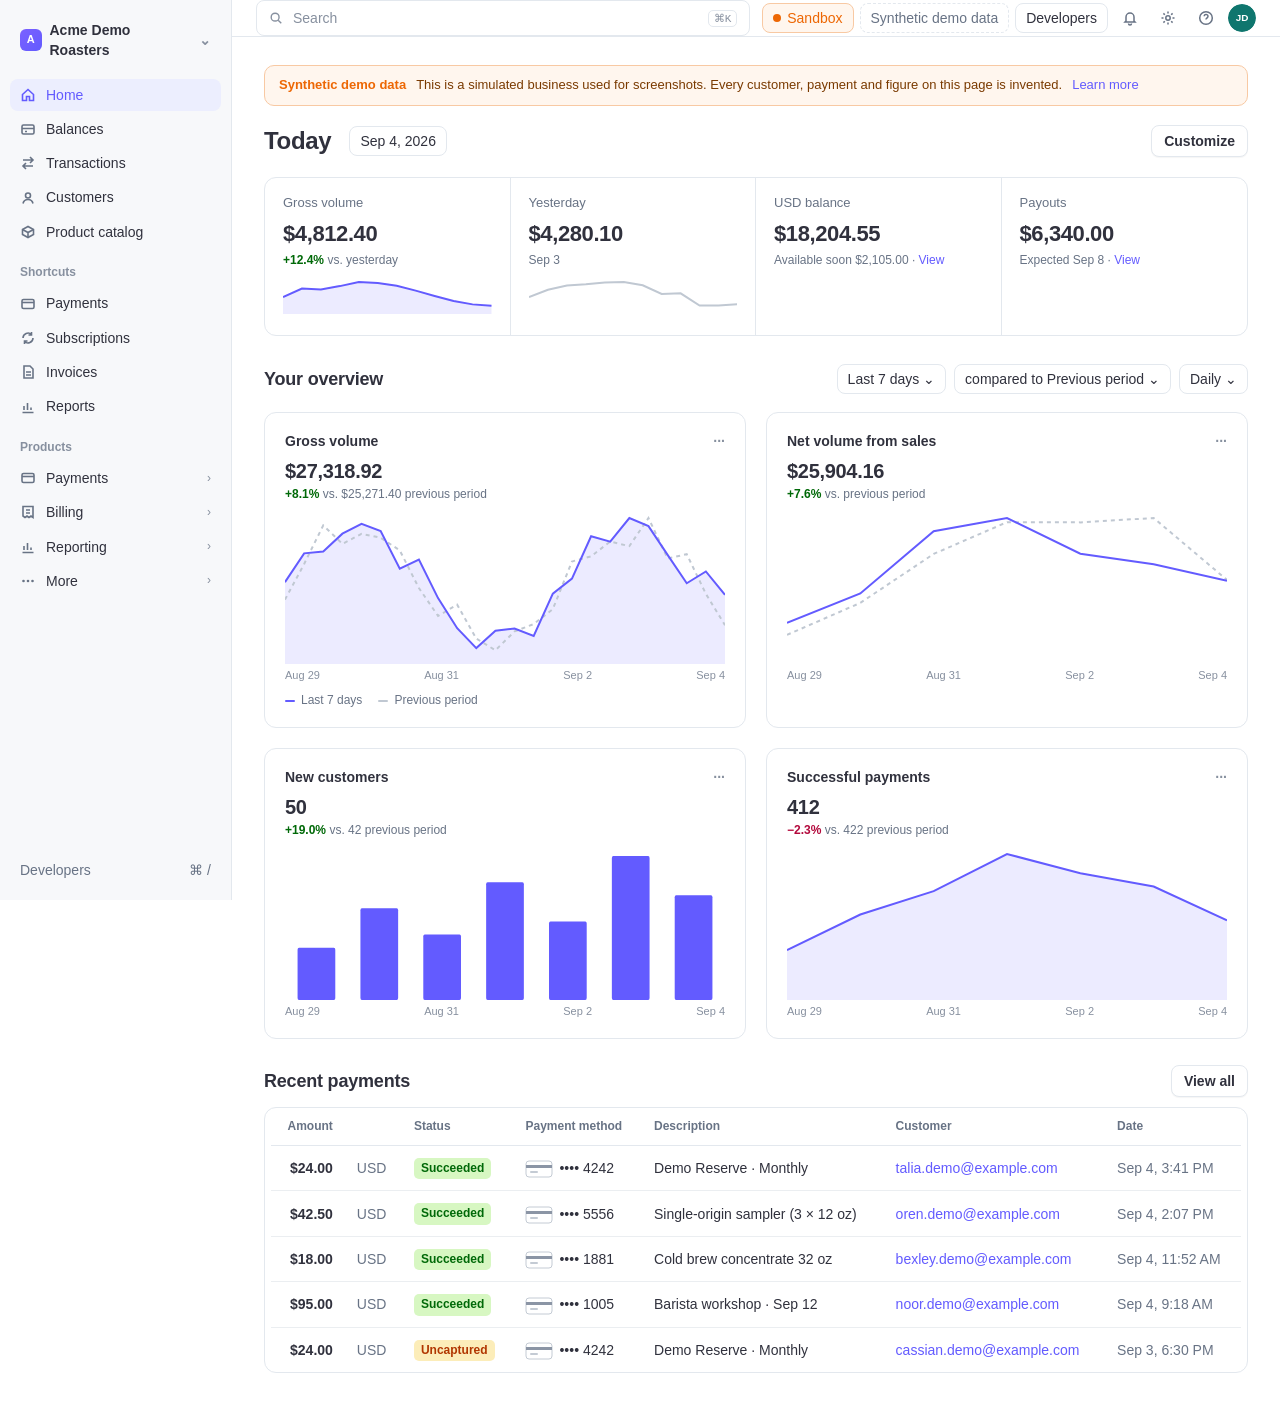
<file: store/mock/index.html>
<!doctype html>
<html lang="en"><head><meta charset="utf-8"><title>Acme Demo Roasters – Dashboard</title>
<meta name="viewport" content="width=device-width,initial-scale=1">
<!-- SYNTHETIC DEMO PAGE. Every business, person, amount, card and date on this page is invented for store screenshots.
     Nothing here is real Stripe data or real Stripe UI code. Used only to render listing images for the extension. -->
<style>
:root{--bg:#fff;--side:#f7f8fa;--t1:#30313d;--t2:#687385;--t3:#87909f;--line:#e3e8ee;--line2:#ebeef1;--p:#635bff;--p2:#533afd;--ok-bg:#d7f7c2;--ok:#006908;--warn-bg:#fcedb9;--warn:#b13600;--neu-bg:#ebeef1;--neu:#545969;--bad-bg:#ffe7f2;--bad:#b3093c;--info-bg:#cff5f6;--info:#0055bc;--orange:#ed6704}
*{box-sizing:border-box}html,body{margin:0;height:100%}
body{font:14px/1.45 -apple-system,BlinkMacSystemFont,"Segoe UI",Roboto,"Helvetica Neue",Arial,sans-serif;color:var(--t1);background:var(--bg);display:flex;min-height:100vh;-webkit-font-smoothing:antialiased}
a{color:var(--p);text-decoration:none}
aside{width:232px;flex:none;background:var(--side);border-right:1px solid var(--line);display:flex;flex-direction:column;padding:12px 10px}
.acct{display:flex;align-items:center;gap:8px;padding:8px 10px;border-radius:8px;font-weight:600;cursor:pointer}
.acct:hover{background:#eef0f3}
.acct .lg{width:22px;height:22px;border-radius:6px;background:linear-gradient(135deg,#7b61ff,#635bff);color:#fff;font-size:11px;font-weight:700;display:grid;place-items:center}
.acct .chev{margin-left:auto;color:var(--t3)}
nav{margin-top:10px;display:flex;flex-direction:column;gap:2px}
nav .sect{font-size:12px;color:var(--t3);font-weight:600;margin:14px 10px 4px}
nav a{display:flex;align-items:center;gap:10px;padding:6px 10px;border-radius:8px;color:var(--t1);font-weight:500}
nav a:hover{background:#eef0f3}
nav a.on{color:var(--p);background:#eceefe}
nav a svg{width:16px;height:16px;flex:none;color:var(--t2)}
nav a.on svg{color:var(--p)}
nav a .arrow{margin-left:auto;color:var(--t3);font-size:12px}
.sidefoot{margin-top:auto;padding:8px 10px;color:var(--t2);display:flex;justify-content:space-between;font-weight:500}
main{flex:1;min-width:0;display:flex;flex-direction:column}
.top{height:60px;display:flex;align-items:center;gap:12px;padding:0 24px;border-bottom:1px solid var(--line)}
.search{flex:1;max-width:560px;display:flex;align-items:center;gap:10px;height:36px;border:1px solid var(--line);border-radius:8px;padding:0 12px;color:var(--t3);background:#fff}
.search kbd{margin-left:auto;font:11px ui-monospace,Menlo,monospace;border:1px solid var(--line);border-radius:5px;padding:1px 5px;color:var(--t3)}
.tright{margin-left:auto;display:flex;align-items:center;gap:6px}
.chip{display:inline-flex;align-items:center;gap:6px;height:30px;padding:0 10px;border-radius:8px;border:1px solid var(--line);font-weight:500;color:var(--t1);background:#fff}
.chip.sandbox{color:var(--orange);border-color:#f8c9a3;background:#fff6ee}
.chip.sandbox i{width:8px;height:8px;border-radius:50%;background:var(--orange)}
.chip.demo{color:var(--t2);border-style:dashed}
.ib{width:32px;height:32px;display:grid;place-items:center;border-radius:8px;color:var(--t2)}
.ib:hover{background:#f0f2f5}
.ib svg{width:16px;height:16px}
.avatar{width:28px;height:28px;border-radius:50%;object-fit:cover;display:block}
.content{padding:28px 32px 40px;max-width:1160px;width:100%}
h1{font-size:24px;font-weight:700;letter-spacing:-.3px;margin:0}
h2{font-size:18px;font-weight:700;margin:0;letter-spacing:-.2px}
.hd{display:flex;align-items:center;gap:12px;margin-bottom:18px}
.hd .r{margin-left:auto;display:flex;gap:8px}
.btn{display:inline-flex;align-items:center;gap:6px;height:32px;padding:0 12px;border-radius:8px;border:1px solid var(--line);background:#fff;font-weight:600;color:var(--t1);box-shadow:0 1px 1px rgba(0,0,0,.04)}
.btn.pri{background:var(--p);border-color:var(--p);color:#fff}
.btn svg{width:14px;height:14px}
.stats{display:grid;grid-template-columns:repeat(4,1fr);gap:0;border:1px solid var(--line);border-radius:12px;overflow:hidden;margin-bottom:28px}
.stat{padding:16px 18px;border-right:1px solid var(--line)}
.stat:last-child{border-right:0}
.stat .l{color:var(--t2);font-size:13px;font-weight:500;display:flex;align-items:center;gap:6px}
.stat .v{font-size:22px;font-weight:700;margin:6px 0 2px;letter-spacing:-.4px;font-variant-numeric:tabular-nums}
.stat .d{font-size:12px;color:var(--t2)}
.stat .d b{color:var(--ok);font-weight:600}
.stat svg.spark{width:100%;height:36px;margin-top:8px}
.range{display:flex;align-items:center;gap:8px;margin-bottom:14px}
.grid2{display:grid;grid-template-columns:1fr 1fr;gap:20px}
.card{border:1px solid var(--line);border-radius:12px;padding:18px 20px;background:#fff}
.card .ct{display:flex;align-items:center;gap:8px;font-weight:600}
.card .ct .more{margin-left:auto;color:var(--t3)}
.card .cv{font-size:20px;font-weight:700;margin-top:6px;letter-spacing:-.3px;font-variant-numeric:tabular-nums}
.card .cd{font-size:12px;color:var(--t2)}
.card .cd b{color:var(--ok);font-weight:600}
.card .cd b.neg{color:var(--bad)}
.chart{width:100%;height:150px;margin-top:10px;display:block}
.legend{display:flex;gap:16px;font-size:12px;color:var(--t2);margin-top:8px}
.legend i{display:inline-block;width:10px;height:2px;background:var(--p);vertical-align:middle;margin-right:6px;border-radius:2px}
.legend i.prev{background:#c0c8d2}
.axis{display:flex;justify-content:space-between;font-size:11px;color:var(--t3);margin-top:4px}
table{width:100%;border-collapse:collapse;font-variant-numeric:tabular-nums}
th{font-size:12px;color:var(--t2);font-weight:600;text-align:left;padding:10px 12px;border-bottom:1px solid var(--line);white-space:nowrap}
td{padding:11px 12px;border-bottom:1px solid var(--line2);vertical-align:middle;white-space:nowrap}
tr:last-child td{border-bottom:0}
td.amt{font-weight:600;text-align:right}
td.mute,th.mute{color:var(--t2)}
.badge{display:inline-flex;align-items:center;gap:4px;font-size:12px;font-weight:600;padding:2px 7px;border-radius:5px;background:var(--neu-bg);color:var(--neu)}
.badge.ok{background:var(--ok-bg);color:var(--ok)}
.badge.warn{background:var(--warn-bg);color:var(--warn)}
.badge.bad{background:var(--bad-bg);color:var(--bad)}
.badge.info{background:var(--info-bg);color:var(--info)}
.cardico{display:inline-grid;place-items:center;width:28px;height:18px;vertical-align:middle;margin-right:6px}
.cardico svg{display:block}
.tabs{display:flex;gap:4px;border-bottom:1px solid var(--line);margin-bottom:14px}
.tabs a{padding:8px 12px;font-weight:600;color:var(--t2);border-bottom:2px solid transparent;margin-bottom:-1px}
.tabs a.on{color:var(--p);border-color:var(--p)}
.tabs a span{margin-left:6px;font-size:12px;color:var(--t3);font-weight:600}
.filters{display:flex;gap:8px;margin-bottom:14px;flex-wrap:wrap}
.filters .chip{height:28px;font-size:13px;color:var(--t2)}
.filters .chip svg{width:12px;height:12px}
.tfoot{display:flex;align-items:center;justify-content:space-between;padding:12px 4px;color:var(--t2);font-size:13px}
.pg{display:flex;gap:6px}.pg .btn{height:28px;padding:0 10px}
.crumb{color:var(--t2);font-size:13px;margin-bottom:10px}
.cust{display:flex;align-items:center;gap:16px;margin-bottom:22px}
.cust img{width:56px;height:56px;border-radius:50%}
.cust .n{font-size:24px;font-weight:700;letter-spacing:-.3px}
.cust .e{color:var(--t2)}
.kv{display:grid;grid-template-columns:150px 1fr;gap:8px 12px;font-size:13px;margin-top:12px}
.kv .k{color:var(--t2)}
.sec{margin-top:26px}
.sec .hd{margin-bottom:10px}
.pm{display:flex;align-items:center;gap:12px;padding:12px 4px;border-bottom:1px solid var(--line2)}
.pm:last-child{border-bottom:0}
.pm .d{margin-left:auto;color:var(--t2);font-size:13px}
.prod{display:flex;align-items:center;gap:12px}
.prod img{width:40px;height:40px;border-radius:8px;object-fit:cover}
.insights{display:grid;grid-template-columns:repeat(4,1fr);gap:16px}
.ins{border:1px solid var(--line);border-radius:12px;padding:14px 16px}
.ins .l{font-size:12px;color:var(--t2);font-weight:600}
.ins .v{font-size:20px;font-weight:700;margin-top:4px;letter-spacing:-.3px}
.ins .s{font-size:12px;color:var(--t2)}
.banner{display:flex;align-items:center;gap:10px;background:#fff6ee;border:1px solid #f8c9a3;color:#7a3a00;border-radius:10px;padding:10px 14px;margin-bottom:18px;font-size:13px}
.banner b{color:var(--orange)}
</style></head>
<body>
<aside>
  <div class="acct"><span class="lg">A</span>Acme Demo Roasters<span class="chev">⌄</span></div>
  <nav id="nav"></nav>
  <div class="sidefoot"><span>Developers</span><span>⌘ /</span></div>
</aside>
<main>
  <div class="top">
    <div class="search"><svg viewBox="0 0 16 16" width="14" height="14" fill="none" stroke="currentColor" stroke-width="1.6"><circle cx="7" cy="7" r="4.5"/><path d="M10.5 10.5L14 14"/></svg>Search<kbd>⌘K</kbd></div>
    <div class="tright">
      <span class="chip sandbox"><i></i>Sandbox</span>
      <span class="chip demo">Synthetic demo data</span>
      <span class="chip">Developers</span>
      <span class="ib"><svg viewBox="0 0 16 16" fill="none" stroke="currentColor" stroke-width="1.5"><path d="M4 11V7a4 4 0 118 0v4l1 1H3l1-1zM6.5 13.5a1.5 1.5 0 003 0"/></svg></span>
      <span class="ib"><svg viewBox="0 0 16 16" fill="none" stroke="currentColor" stroke-width="1.5"><circle cx="8" cy="8" r="2.2"/><path d="M8 1.5v2M8 12.5v2M1.5 8h2M12.5 8h2M3.4 3.4l1.4 1.4M11.2 11.2l1.4 1.4M3.4 12.6l1.4-1.4M11.2 4.8l1.4-1.4"/></svg></span>
      <span class="ib"><svg viewBox="0 0 16 16" fill="none" stroke="currentColor" stroke-width="1.5"><circle cx="8" cy="8" r="6.3"/><path d="M6.2 6.3a1.9 1.9 0 113.2 1.4c-.8.6-1.4.9-1.4 1.8M8 12h.01"/></svg></span>
      <img class="avatar" id="me" alt="">
    </div>
  </div>
  <div class="content" id="content"></div>
</main>
<script>
// ---------- synthetic data (all invented) ----------
const AV = (init, bg) => "data:image/svg+xml;utf8," + encodeURIComponent(`<svg xmlns='http://www.w3.org/2000/svg' width='96' height='96'><rect width='96' height='96' rx='48' fill='${bg}'/><text x='48' y='58' font-family='-apple-system,Helvetica,Arial' font-size='34' font-weight='700' text-anchor='middle' fill='#fff'>${init}</text></svg>`);
const PRODUCT = "data:image/svg+xml;utf8," + encodeURIComponent(`<svg xmlns='http://www.w3.org/2000/svg' width='160' height='160'><defs><linearGradient id='g' x1='0' y1='0' x2='1' y2='1'><stop offset='0' stop-color='#f59e0b'/><stop offset='1' stop-color='#b45309'/></linearGradient></defs><rect width='160' height='160' rx='24' fill='url(#g)'/><rect x='40' y='30' width='80' height='110' rx='14' fill='#3b2412'/><rect x='52' y='44' width='56' height='24' rx='6' fill='#fde68a'/><circle cx='80' cy='104' r='16' fill='#f59e0b'/></svg>`);
const PEOPLE = [
 ["Talia Vandermeer","talia.demo@example.com","TV","#6366f1"],["Oren Castellanos","oren.demo@example.com","OC","#0ea5e9"],
 ["Bexley Hartigan","bexley.demo@example.com","BH","#ec4899"],["Noor Adeyemi-Park","noor.demo@example.com","NA","#10b981"],
 ["Cassian Whitlow","cassian.demo@example.com","CW","#f59e0b"],["Ines Baroudi","ines.demo@example.com","IB","#8b5cf6"],
 ["Teodor Lindqvist","teodor.demo@example.com","TL","#ef4444"],["Maren Okafor-Ross","maren.demo@example.com","MO","#14b8a6"],
 ["Jules Fontaine","jules.demo@example.com","JF","#f97316"],["Sunniva Halloran","sunniva.demo@example.com","SH","#3b82f6"],
 ["Rafi Delacroix","rafi.demo@example.com","RD","#a855f7"],["Wren Tamura","wren.demo@example.com","WT","#22c55e"]];
const DESC = ["Demo Reserve · Monthly","Single-origin sampler (3 × 12 oz)","Cold brew concentrate 32 oz","Barista workshop · Sep 12","Demo Reserve · Monthly","Gift card","House blend 5 lb","Pour-over kit","Demo Reserve · Annual","Espresso blend 2 lb","Cold brew concentrate 32 oz","Decaf sampler"];
const AMTS = [24.00,42.50,18.00,95.00,24.00,50.00,68.00,39.00,240.00,29.50,18.00,36.00];
const STAT = ["ok","ok","ok","ok","warn","ok","bad","ok","ok","ok","info","ok"];
const STXT = {ok:"Succeeded",warn:"Uncaptured",bad:"Failed",info:"Refunded"};
const CARDS = [["card","4242"],["card","5556"],["card","1881"],["card","1005"],["card","4242"],["card","4444"],["card","0341"],["card","5100"],["card","4242"],["card","3714"],["card","1111"],["card","2222"]];
const DATES = ["Sep 4, 3:41 PM","Sep 4, 2:07 PM","Sep 4, 11:52 AM","Sep 4, 9:18 AM","Sep 3, 6:30 PM","Sep 3, 4:12 PM","Sep 3, 1:45 PM","Sep 3, 10:02 AM","Sep 2, 8:20 PM","Sep 2, 3:33 PM","Sep 2, 11:10 AM","Sep 1, 5:55 PM"];
const cardIco = (b) => `<span class="cardico"><svg viewBox="0 0 28 18" width="28" height="18"><rect x="1" y="1" width="26" height="16" rx="3" fill="#fff" stroke="#c4cbd4"/><rect x="1" y="5" width="26" height="3" fill="#8b95a5"/><rect x="5" y="11" width="8" height="2" rx="1" fill="#c4cbd4"/></svg></span>`;
const money = (n) => "$" + n.toLocaleString("en-US",{minimumFractionDigits:2,maximumFractionDigits:2});
// seeded series
let seed = 7; const rnd = () => (seed = (seed * 9301 + 49297) % 233280) / 233280;
const series = (n, base, amp) => Array.from({length:n}, (_, i) => base + amp * (0.5 + 0.5*Math.sin(i/2.3)) + amp * 0.35 * (rnd()-0.5));
const path = (pts, w, h, pad=4) => { const mx=Math.max(...pts), mn=Math.min(...pts)*0.85; return pts.map((v,i)=>`${i?"L":"M"}${(i/(pts.length-1))*w},${h-pad-((v-mn)/(mx-mn))*(h-2*pad)}`).join(" "); };
const line = (pts, w, h, col, dash="") => `<path d="${path(pts,w,h)}" fill="none" stroke="${col}" stroke-width="2" ${dash?`stroke-dasharray="${dash}"`:""} vector-effect="non-scaling-stroke"/>`;
const area = (pts, w, h, col) => `<path d="${path(pts,w,h)} L${w},${h} L0,${h} Z" fill="${col}" opacity=".12"/>`;
const bars = (pts, w, h, col) => { const mx=Math.max(...pts); const bw=w/pts.length; return pts.map((v,i)=>`<rect x="${i*bw+bw*0.2}" y="${h-(v/mx)*(h-6)}" width="${bw*0.6}" height="${(v/mx)*(h-6)}" rx="2" fill="${col}"/>`).join(""); };
const chart = (inner, h=150, cls="chart") => `<svg class="${cls}" viewBox="0 0 600 ${h}" preserveAspectRatio="none">${inner}</svg>`;

// ---------- nav ----------
const I = {
 home:'<svg viewBox="0 0 16 16" fill="none" stroke="currentColor" stroke-width="1.6"><path d="M2.5 7.5L8 2.5l5.5 5v6h-4v-4h-3v4h-4z"/></svg>',
 bal:'<svg viewBox="0 0 16 16" fill="none" stroke="currentColor" stroke-width="1.6"><rect x="2" y="4" width="12" height="9" rx="1.5"/><path d="M2 7.5h12M5 10.5h2"/></svg>',
 tx:'<svg viewBox="0 0 16 16" fill="none" stroke="currentColor" stroke-width="1.6"><path d="M3 5h10M10 2l3 3-3 3M13 11H3M6 8l-3 3 3 3"/></svg>',
 cus:'<svg viewBox="0 0 16 16" fill="none" stroke="currentColor" stroke-width="1.6"><circle cx="8" cy="5.5" r="2.5"/><path d="M3 13.5c.6-2.6 2.4-4 5-4s4.4 1.4 5 4"/></svg>',
 cat:'<svg viewBox="0 0 16 16" fill="none" stroke="currentColor" stroke-width="1.6"><path d="M2.5 5.5L8 2.5l5.5 3v5L8 13.5l-5.5-3z"/><path d="M8 8.5v5M2.5 5.5L8 8.5l5.5-3"/></svg>',
 pay:'<svg viewBox="0 0 16 16" fill="none" stroke="currentColor" stroke-width="1.6"><rect x="2" y="3.5" width="12" height="9" rx="1.5"/><path d="M2 6.5h12"/></svg>',
 sub:'<svg viewBox="0 0 16 16" fill="none" stroke="currentColor" stroke-width="1.6"><path d="M13 8a5 5 0 01-8.5 3.5M3 8a5 5 0 018.5-3.5M11.5 2v3h-3M4.5 14v-3h3"/></svg>',
 inv:'<svg viewBox="0 0 16 16" fill="none" stroke="currentColor" stroke-width="1.6"><path d="M4 2h6l3 3v9H4z"/><path d="M6 8h5M6 11h5"/></svg>',
 rep:'<svg viewBox="0 0 16 16" fill="none" stroke="currentColor" stroke-width="1.6"><path d="M2.5 13.5h11M4 11V7M7.5 11V4M11 11V8.5"/></svg>',
 bill:'<svg viewBox="0 0 16 16" fill="none" stroke="currentColor" stroke-width="1.6"><path d="M3 2.5h10v11l-2-1.5-2 1.5-2-1.5-2 1.5-2-1.5z"/><path d="M6 6h4M6 9h4"/></svg>',
 more:'<svg viewBox="0 0 16 16" fill="currentColor"><circle cx="3.5" cy="8" r="1.3"/><circle cx="8" cy="8" r="1.3"/><circle cx="12.5" cy="8" r="1.3"/></svg>'
};
const page = (() => { const p = location.pathname; if (/payments/.test(p)) return "payments"; if (/customers/.test(p)) return "customer"; return "home"; })();
document.getElementById("nav").innerHTML = `
 <a class="${page==="home"?"on":""}" href="#">${I.home}Home</a><a href="#">${I.bal}Balances</a><a href="#">${I.tx}Transactions</a>
 <a class="${page==="customer"?"on":""}" href="#">${I.cus}Customers</a><a href="#">${I.cat}Product catalog</a>
 <div class="sect">Shortcuts</div>
 <a class="${page==="payments"?"on":""}" href="#">${I.pay}Payments</a><a href="#">${I.sub}Subscriptions</a><a href="#">${I.inv}Invoices</a><a href="#">${I.rep}Reports</a>
 <div class="sect">Products</div>
 <a href="#">${I.pay}Payments<span class="arrow">›</span></a><a href="#">${I.bill}Billing<span class="arrow">›</span></a><a href="#">${I.rep}Reporting<span class="arrow">›</span></a><a href="#">${I.more}More<span class="arrow">›</span></a>`;
document.getElementById("me").src = AV("JD","#0f766e");

// ---------- pages ----------
const rowsHTML = (n, withCustomer=true) => Array.from({length:n},(_,i)=>{ const p=PEOPLE[i%PEOPLE.length]; const c=CARDS[i%CARDS.length]; return `<tr>
 <td class="amt">${money(AMTS[i%AMTS.length])}</td><td class="mute">USD</td>
 <td><span class="badge ${STAT[i%STAT.length]}">${STXT[STAT[i%STAT.length]]}</span></td>
 <td>${cardIco(c[0])}<span class="mute">•••• ${c[1]}</span></td>
 <td>${DESC[i%DESC.length]}</td>${withCustomer?`<td><a href="#">${p[1]}</a></td>`:""}<td class="mute">${DATES[i%DATES.length]}</td></tr>`; }).join("");

const HOME = () => {
  const gv = series(24, 180, 260), gvPrev = series(24, 150, 220), net = series(7, 900, 1400), netPrev = series(7, 800, 1200), nc = [4,7,5,9,6,11,8], sp = series(7, 60, 40), spark = series(12, 100, 80);
  return `
  <div class="banner"><b>Synthetic demo data</b> This is a simulated business used for screenshots. Every customer, payment and figure on this page is invented. <a href="#">Learn more</a></div>
  <div class="hd"><h1>Today</h1><span class="chip" style="margin-left:6px">Sep 4, 2026</span><div class="r"><span class="btn">Customize</span></div></div>
  <div class="stats">
    <div class="stat"><div class="l">Gross volume</div><div class="v">$4,812.40</div><div class="d"><b>+12.4%</b> vs. yesterday</div>${chart(area(spark,600,36,"#635bff")+line(spark,600,36,"#635bff"),36,"spark")}</div>
    <div class="stat"><div class="l">Yesterday</div><div class="v">$4,280.10</div><div class="d">Sep 3</div>${chart(line(series(12,90,70),600,36,"#c0c8d2"),36,"spark")}</div>
    <div class="stat"><div class="l">USD balance</div><div class="v">$18,204.55</div><div class="d">Available soon $2,105.00 · <a href="#">View</a></div></div>
    <div class="stat"><div class="l">Payouts</div><div class="v">$6,340.00</div><div class="d">Expected Sep 8 · <a href="#">View</a></div></div>
  </div>
  <div class="hd"><h2>Your overview</h2><div class="r"><span class="chip">Last 7 days ⌄</span><span class="chip">compared to Previous period ⌄</span><span class="chip">Daily ⌄</span></div></div>
  <div class="grid2">
    <div class="card"><div class="ct">Gross volume<span class="more">···</span></div><div class="cv">$27,318.92</div><div class="cd"><b>+8.1%</b> vs. $25,271.40 previous period</div>
      ${chart(area(gv,600,150,"#635bff")+line(gvPrev,600,150,"#c0c8d2","4 4")+line(gv,600,150,"#635bff"))}
      <div class="axis"><span>Aug 29</span><span>Aug 31</span><span>Sep 2</span><span>Sep 4</span></div><div class="legend"><span><i></i>Last 7 days</span><span><i class="prev"></i>Previous period</span></div></div>
    <div class="card"><div class="ct">Net volume from sales<span class="more">···</span></div><div class="cv">$25,904.16</div><div class="cd"><b>+7.6%</b> vs. previous period</div>
      ${chart(line(netPrev,600,150,"#c0c8d2","4 4")+line(net,600,150,"#635bff"))}
      <div class="axis"><span>Aug 29</span><span>Aug 31</span><span>Sep 2</span><span>Sep 4</span></div></div>
    <div class="card"><div class="ct">New customers<span class="more">···</span></div><div class="cv">50</div><div class="cd"><b>+19.0%</b> vs. 42 previous period</div>
      ${chart(bars(nc,600,150,"#635bff"))}
      <div class="axis"><span>Aug 29</span><span>Aug 31</span><span>Sep 2</span><span>Sep 4</span></div></div>
    <div class="card"><div class="ct">Successful payments<span class="more">···</span></div><div class="cv">412</div><div class="cd"><b class="neg">−2.3%</b> vs. 422 previous period</div>
      ${chart(area(sp,600,150,"#635bff")+line(sp,600,150,"#635bff"))}
      <div class="axis"><span>Aug 29</span><span>Aug 31</span><span>Sep 2</span><span>Sep 4</span></div></div>
  </div>
  <div class="sec"><div class="hd"><h2>Recent payments</h2><div class="r"><a class="btn" href="#">View all</a></div></div>
    <div class="card" style="padding:0 6px"><table><thead><tr><th style="text-align:right">Amount</th><th></th><th>Status</th><th>Payment method</th><th>Description</th><th>Customer</th><th>Date</th></tr></thead><tbody>${rowsHTML(5)}</tbody></table></div></div>`;
};

const PAYMENTS = () => `
  <div class="hd"><h1>Payments</h1><div class="r"><span class="btn">Analyze</span><span class="btn">Export</span><span class="btn pri">+ Create payment</span></div></div>
  <div class="tabs"><a class="on" href="#">All</a><a href="#">Succeeded<span>396</span></a><a href="#">Refunded<span>7</span></a><a href="#">Disputed<span>1</span></a><a href="#">Failed<span>9</span></a><a href="#">Uncaptured<span>3</span></a></div>
  <div class="filters"><span class="chip">Date and time ⌄</span><span class="chip">Amount ⌄</span><span class="chip">Currency ⌄</span><span class="chip">Status ⌄</span><span class="chip">Payment method ⌄</span><span class="chip">More filters ⌄</span><span class="chip" style="margin-left:auto">Edit columns</span></div>
  <div class="card" style="padding:0 6px"><table><thead><tr><th style="text-align:right">Amount</th><th></th><th>Status</th><th>Payment method</th><th>Description</th><th>Customer</th><th>Date</th></tr></thead><tbody>${rowsHTML(12)}</tbody></table></div>
  <div class="tfoot"><span>416 results</span><div class="pg"><span class="btn">Previous</span><span class="btn">Next</span></div></div>`;

const CUSTOMER = () => { const p = PEOPLE[0]; return `
  <div class="crumb"><a href="#">Customers</a> › cus_demo_9F2kQ7…</div>
  <div class="cust"><img src="${AV(p[2],p[3])}" alt=""><div><div class="n">${p[0]}</div><div class="e">${p[1]} · Anytown, CA · Customer since Feb 2025</div></div>
    <div class="hd" style="margin:0 0 0 auto"><div class="r"><span class="btn">Actions ⌄</span><span class="btn pri">+ Create payment</span></div></div></div>
  <div class="insights">
    <div class="ins"><div class="l">Total spend</div><div class="v">$1,284.50</div><div class="s">Lifetime</div></div>
    <div class="ins"><div class="l">Payments</div><div class="v">38</div><div class="s">1 refund</div></div>
    <div class="ins"><div class="l">Average order</div><div class="v">$33.80</div><div class="s">Last 12 months</div></div>
    <div class="ins"><div class="l">Dispute losses</div><div class="v">$0.00</div><div class="s">0 disputes</div></div>
  </div>
  <div class="grid2 sec">
    <div>
      <div class="card"><div class="ct">Details<span class="more">Edit</span></div>
        <div class="kv"><span class="k">Customer ID</span><span>cus_demo_9F2kQ7Lx</span><span class="k">Email</span><span>${p[1]}</span><span class="k">Phone</span><span>+1 (555) 010-0142</span><span class="k">Billing address</span><span>123 Example Street<br>Anytown, CA 12345</span><span class="k">Language</span><span>English (US)</span><span class="k">Tax status</span><span><span class="badge">Not taxable</span></span></div></div>
      <div class="card sec"><div class="ct">Payment methods<span class="more">+ Add</span></div>
        <div class="pm">${cardIco("card")}<span>Card •••• 4242</span><span class="badge ok">Default</span><span class="d">Expires 08/2029</span></div>
        <div class="pm">${cardIco("card")}<span>Card •••• 5556</span><span class="d">Expires 11/2027</span></div></div>
    </div>
    <div>
      <div class="card"><div class="ct">Subscriptions<span class="more">+ Create</span></div>
        <div class="pm"><div class="prod"><img src="${PRODUCT}" alt=""><div><div style="font-weight:600">Demo Reserve · Monthly</div><div class="mute" style="font-size:12px;color:var(--t2)">$24.00 / month · Next invoice Oct 4</div></div></div><span class="badge ok" style="margin-left:auto">Active</span></div></div>
      <div class="card sec"><div class="ct">Invoices<span class="more">View all</span></div>
        <div class="pm"><span style="font-weight:600">$24.00</span><span class="badge ok">Paid</span><span class="mute" style="color:var(--t2)">A1F2-0038</span><span class="d">Sep 4</span></div>
        <div class="pm"><span style="font-weight:600">$24.00</span><span class="badge ok">Paid</span><span class="mute" style="color:var(--t2)">A1F2-0037</span><span class="d">Aug 4</span></div>
        <div class="pm"><span style="font-weight:600">$42.50</span><span class="badge ok">Paid</span><span class="mute" style="color:var(--t2)">A1F2-0036</span><span class="d">Jul 22</span></div></div>
    </div>
  </div>
  <div class="sec"><div class="hd"><h2>Payments</h2><div class="r"><a class="btn" href="#">View all</a></div></div>
    <div class="card" style="padding:0 6px"><table><thead><tr><th style="text-align:right">Amount</th><th></th><th>Status</th><th>Payment method</th><th>Description</th><th>Date</th></tr></thead><tbody>${rowsHTML(6,false)}</tbody></table></div></div>`; };

document.getElementById("content").innerHTML = page==="payments" ? PAYMENTS() : page==="customer" ? CUSTOMER() : HOME();
document.title = (page==="payments" ? "Payments" : page==="customer" ? PEOPLE[0][0] : "Home") + " – Acme Demo Roasters";
</script>
</body></html>
</file>
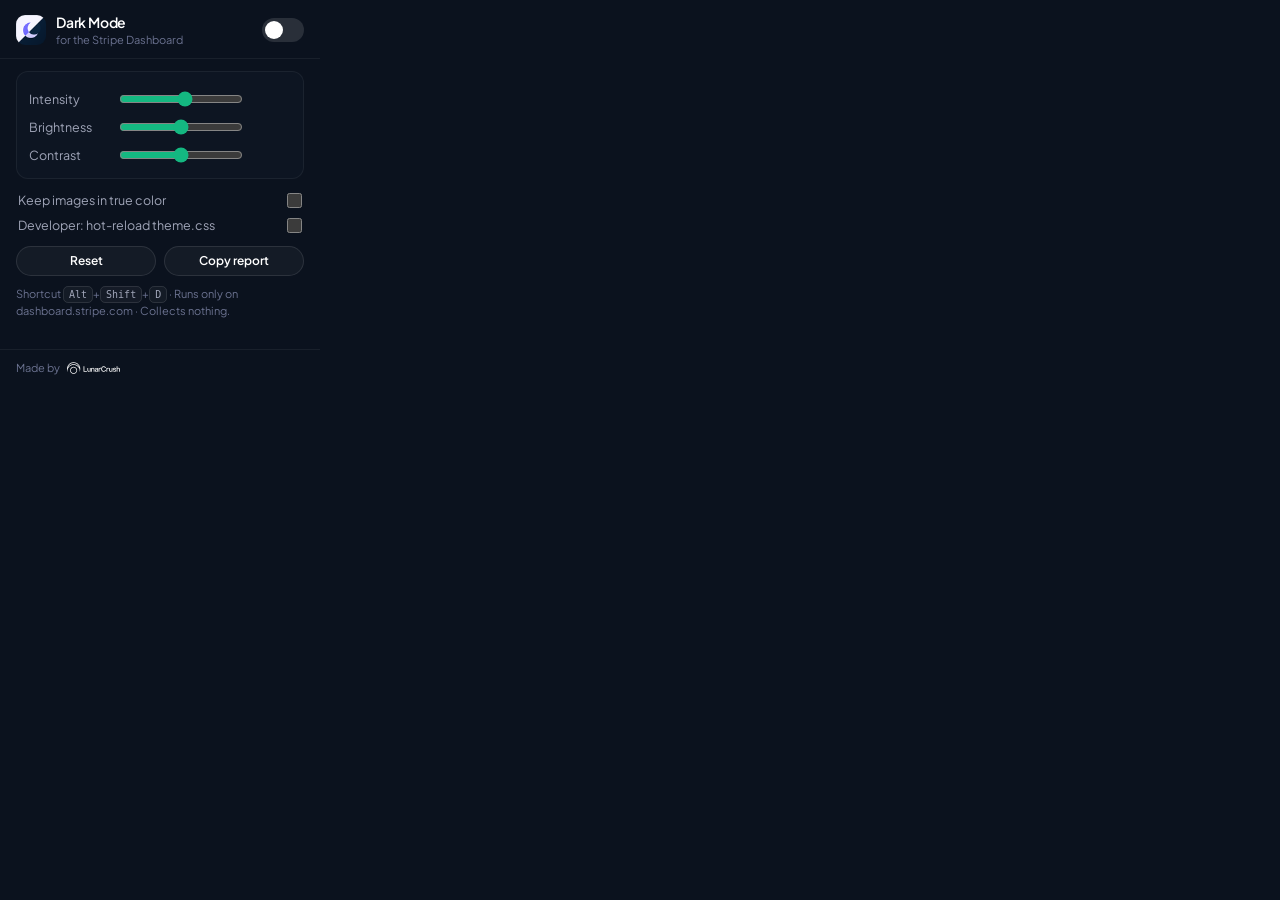
<file: popup/popup.html>
<!doctype html>
<html><head><meta charset="utf-8"><title>Dark Mode for Stripe Dashboard by LunarCrush</title><link rel="stylesheet" href="popup.css"></head>
<body>
  <header>
    <div class="brand">
      <img class="appicon" src="../icons/icon48.png" width="30" height="30" alt="">
      <div class="t"><span class="name">Dark Mode</span><span class="sub">for the Stripe Dashboard</span></div>
    </div>
    <label class="switch" title="Toggle dark mode (Alt+Shift+D)"><input type="checkbox" id="enabled"><span class="slider"></span></label>
  </header>
  <main>
    <div class="card">
      <div class="row"><label for="invert">Intensity</label><input type="range" id="invert" min="0.85" max="1" step="0.01"><output id="invert-out"></output></div>
      <div class="row"><label for="brightness">Brightness</label><input type="range" id="brightness" min="0.8" max="1.1" step="0.01"><output id="brightness-out"></output></div>
      <div class="row"><label for="contrast">Contrast</label><input type="range" id="contrast" min="0.9" max="1.2" step="0.01"><output id="contrast-out"></output></div>
    </div>
    <div class="checks">
      <label class="check" for="keepImages"><span>Keep images in true color</span><input type="checkbox" id="keepImages"></label>
      <label class="check" for="dev" title="Unpacked installs: re-read theme.css on every page refresh"><span>Developer: hot-reload theme.css</span><input type="checkbox" id="dev"></label>
    </div>
    <div class="actions">
      <button id="reset" type="button">Reset</button>
      <button id="diag" type="button" title="Copies version, settings, the current route with every Stripe id masked, and a color census of the page to the clipboard. Nothing is sent anywhere; paste it into a bug report.">Copy report</button>
    </div>
    <p class="hint"><a id="feedback" href="#" hidden>Send feedback</a><span id="feedback-sep" hidden> · </span>Shortcut <kbd>Alt</kbd>+<kbd>Shift</kbd>+<kbd>D</kbd> · Runs only on dashboard.stripe.com · Collects nothing.</p>
    <p class="status" id="status"></p>
  </main>
  <footer>
    <a class="made" href="https://lunarcrush.com" target="_blank" rel="noopener">Made by <img src="lc-wordmark.svg" alt="LunarCrush"></a>
    <span class="ver" id="ver"></span>
  </footer>
  <script src="popup.js"></script>
</body></html>
</file>
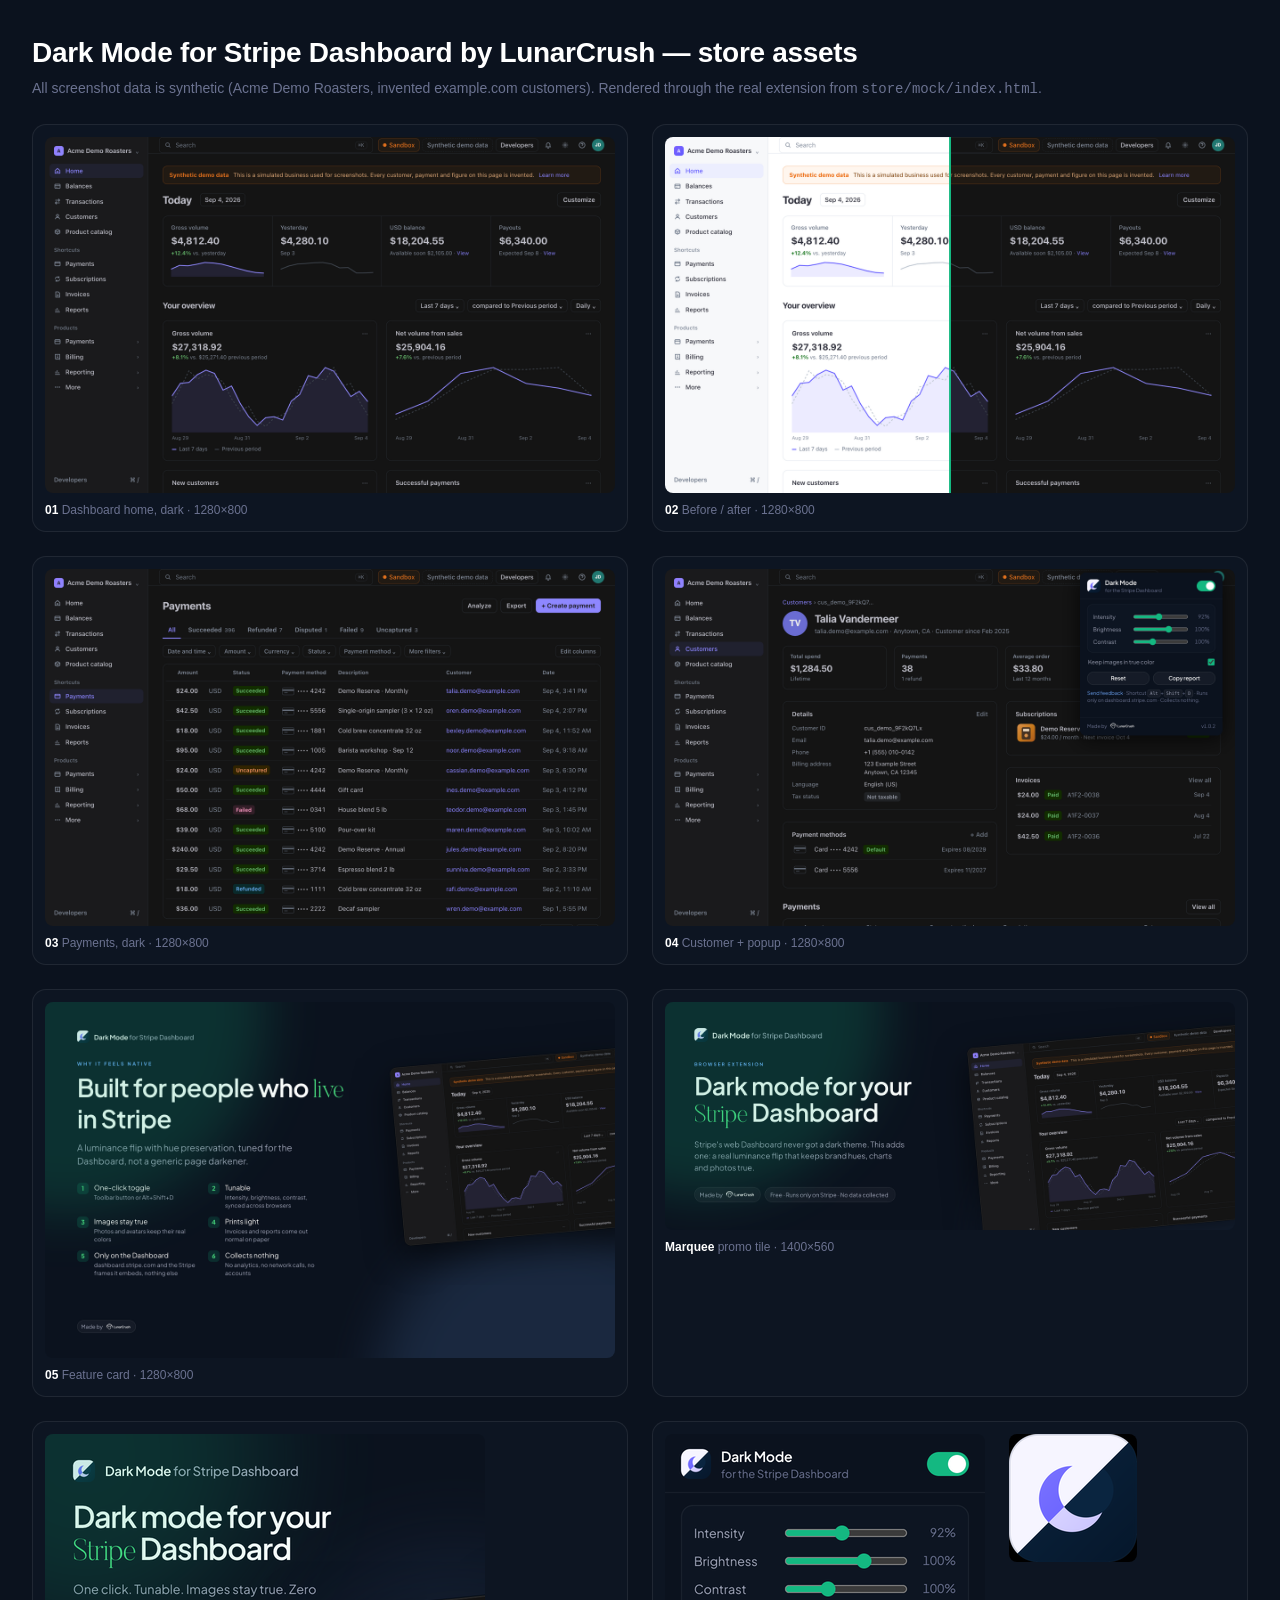
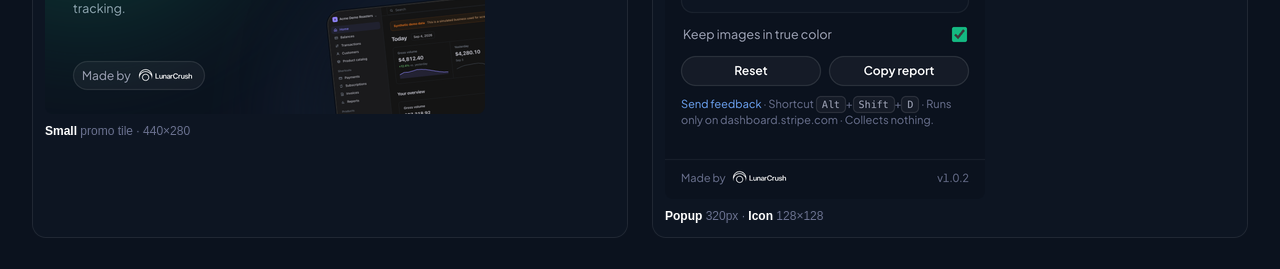
<file: store/preview.html>
<!doctype html><html><head><meta charset="utf-8"><title>Store assets preview</title>
<style>body{margin:0;background:#0B121E;color:#A0A5B8;font:14px/1.5 -apple-system,"Segoe UI",sans-serif;padding:32px}h1{color:#fff;font-weight:600;letter-spacing:-.3px;margin:0 0 4px}p{margin:0 0 24px;color:#6B7290}.g{display:grid;grid-template-columns:repeat(auto-fill,minmax(420px,1fr));gap:24px}figure{margin:0;background:#0D1522;border:1px solid rgba(255,255,255,.08);border-radius:14px;padding:12px}img{width:100%;height:auto;display:block;border-radius:8px;background:#000}figcaption{margin-top:8px;font-size:12px;color:#6B7290}figcaption b{color:#fff;font-weight:600}.s{grid-column:span 1}</style></head>
<body><h1>Dark Mode for Stripe Dashboard by LunarCrush — store assets</h1><p>All screenshot data is synthetic (Acme Demo Roasters, invented example.com customers). Rendered through the real extension from <code>store/mock/index.html</code>.</p>
<div class="g">
<figure><img src="assets/01-dashboard-dark.png"><figcaption><b>01</b> Dashboard home, dark · 1280×800</figcaption></figure>
<figure><img src="assets/02-before-after.png"><figcaption><b>02</b> Before / after · 1280×800</figcaption></figure>
<figure><img src="assets/03-payments-dark.png"><figcaption><b>03</b> Payments, dark · 1280×800</figcaption></figure>
<figure><img src="assets/04-customer-popup.png"><figcaption><b>04</b> Customer + popup · 1280×800</figcaption></figure>
<figure><img src="assets/05-features.png"><figcaption><b>05</b> Feature card · 1280×800</figcaption></figure>
<figure><img src="assets/promo-marquee-1400x560.png"><figcaption><b>Marquee</b> promo tile · 1400×560</figcaption></figure>
<figure class="s"><img src="assets/promo-small-440x280.png" style="max-width:440px"><figcaption><b>Small</b> promo tile · 440×280</figcaption></figure>
<figure class="s"><div style="display:flex;gap:24px;align-items:flex-start"><img src="assets/popup-320.png" style="width:320px"><img src="assets/icon-128.png" style="width:128px"></div><figcaption><b>Popup</b> 320px · <b>Icon</b> 128×128</figcaption></figure>
</div></body></html>
</file>
<file: popup/popup.css>
/* Dark Mode for Stripe Dashboard by LunarCrush — popup
 * LunarCrush marketing system: near-black navy canvas, green primary, blue links, Plus Jakarta Sans. */
@font-face { font-family: "Plus Jakarta Sans"; src: url(fonts/PlusJakartaSans-Variable.woff2) format("woff2"); font-weight: 200 800; font-display: swap; }
:root {
  color-scheme: dark;
  --canvas: #0B121E; --card: #0D1522; --card-hi: #101B2C; --surface: rgba(255,255,255,0.04);
  --heading: #FFFFFF; --body: #A0A5B8; --muted: #6B7290;
  --border: rgba(255,255,255,0.06); --border-strong: rgba(255,255,255,0.10);
  --green: #14B881; --green-bright: #4ADE80; --green-tint: rgba(20,184,129,0.16); --blue: #6EA6F8;
}
* { box-sizing: border-box; }
[hidden] { display: none !important; }
html, body { margin: 0; }
body { width: 320px; font: 13px/1.5 "Plus Jakarta Sans", -apple-system, BlinkMacSystemFont, "Segoe UI", Roboto, sans-serif; background: var(--canvas); color: var(--body); -webkit-font-smoothing: antialiased; }
header { display: flex; align-items: center; justify-content: space-between; padding: 14px 16px 12px; border-bottom: 1px solid var(--border); }
.brand { display: flex; align-items: center; gap: 10px; }
.brand .appicon { width: 30px; height: 30px; border-radius: 9px; display: block; }
.brand .t { display: flex; flex-direction: column; line-height: 1.2; }
.brand .name { color: var(--heading); font-weight: 600; font-size: 14px; letter-spacing: -0.2px; }
.brand .sub { color: var(--muted); font-size: 11px; margin-top: 2px; }
main { padding: 12px 16px 8px; }
.card { background: var(--card); border: 1px solid var(--border); border-radius: 12px; padding: 10px 12px 6px; }
.row { display: grid; grid-template-columns: 78px 1fr 40px; align-items: center; gap: 10px; margin: 6px 0; }
.row label { color: var(--body); font-size: 12.5px; }
.row output { text-align: right; font-variant-numeric: tabular-nums; color: var(--muted); font-size: 12px; }
input[type=range] { width: 100%; accent-color: var(--green); height: 18px; }
.checks { display: flex; flex-direction: column; gap: 6px; margin: 12px 2px 0; }
.check { display: flex; align-items: center; justify-content: space-between; gap: 10px; font-size: 12.5px; color: var(--body); }
.check input { accent-color: var(--green); width: 15px; height: 15px; margin: 0; }
.actions { display: flex; gap: 8px; margin-top: 12px; }
button { flex: 1; padding: 8px 10px; border-radius: 999px; border: 1px solid var(--border-strong); background: var(--surface); color: var(--heading); cursor: pointer; font: 600 12px/1 "Plus Jakarta Sans", -apple-system, sans-serif; transition: border-color .15s ease, background .15s ease, transform .12s cubic-bezier(0.23,1,0.32,1); }
button:hover { border-color: var(--green); background: var(--green-tint); }
button:active { transform: scale(0.97); }
.hint { margin: 10px 0 0; color: var(--muted); font-size: 11px; line-height: 1.5; }
.hint a { color: var(--blue); text-decoration: none; }
.hint a:hover { text-decoration: underline; }
kbd { font: 10px/1 ui-monospace, Menlo, monospace; padding: 2px 5px; border: 1px solid var(--border-strong); border-radius: 5px; background: var(--surface); color: var(--body); }
.status { margin: 6px 0 0; min-height: 16px; font-size: 11px; color: var(--green-bright); }
/* switch */
.switch { position: relative; width: 42px; height: 24px; display: inline-block; flex: none; }
.switch input { opacity: 0; width: 0; height: 0; position: absolute; }
.slider { position: absolute; inset: 0; background: rgba(255,255,255,0.12); border-radius: 24px; transition: background .15s ease; }
.slider:before { content: ""; position: absolute; width: 18px; height: 18px; left: 3px; top: 3px; background: #fff; border-radius: 50%; transition: transform .15s cubic-bezier(0.23,1,0.32,1); }
.switch input:checked + .slider { background: var(--green); }
.switch input:checked + .slider:before { transform: translateX(18px); }
.switch input:focus-visible + .slider { outline: 2px solid var(--blue); outline-offset: 2px; }
/* footer */
footer { display: flex; align-items: center; justify-content: space-between; padding: 10px 16px 12px; border-top: 1px solid var(--border); }
.made { display: inline-flex; align-items: center; gap: 7px; color: var(--muted); font-size: 11px; text-decoration: none; }
.made img { height: 14px; width: auto; display: block; opacity: .95; }
.made:hover { color: var(--body); }
.made:hover img { opacity: 1; }
.ver { color: var(--muted); font-size: 11px; font-variant-numeric: tabular-nums; }
</file>
